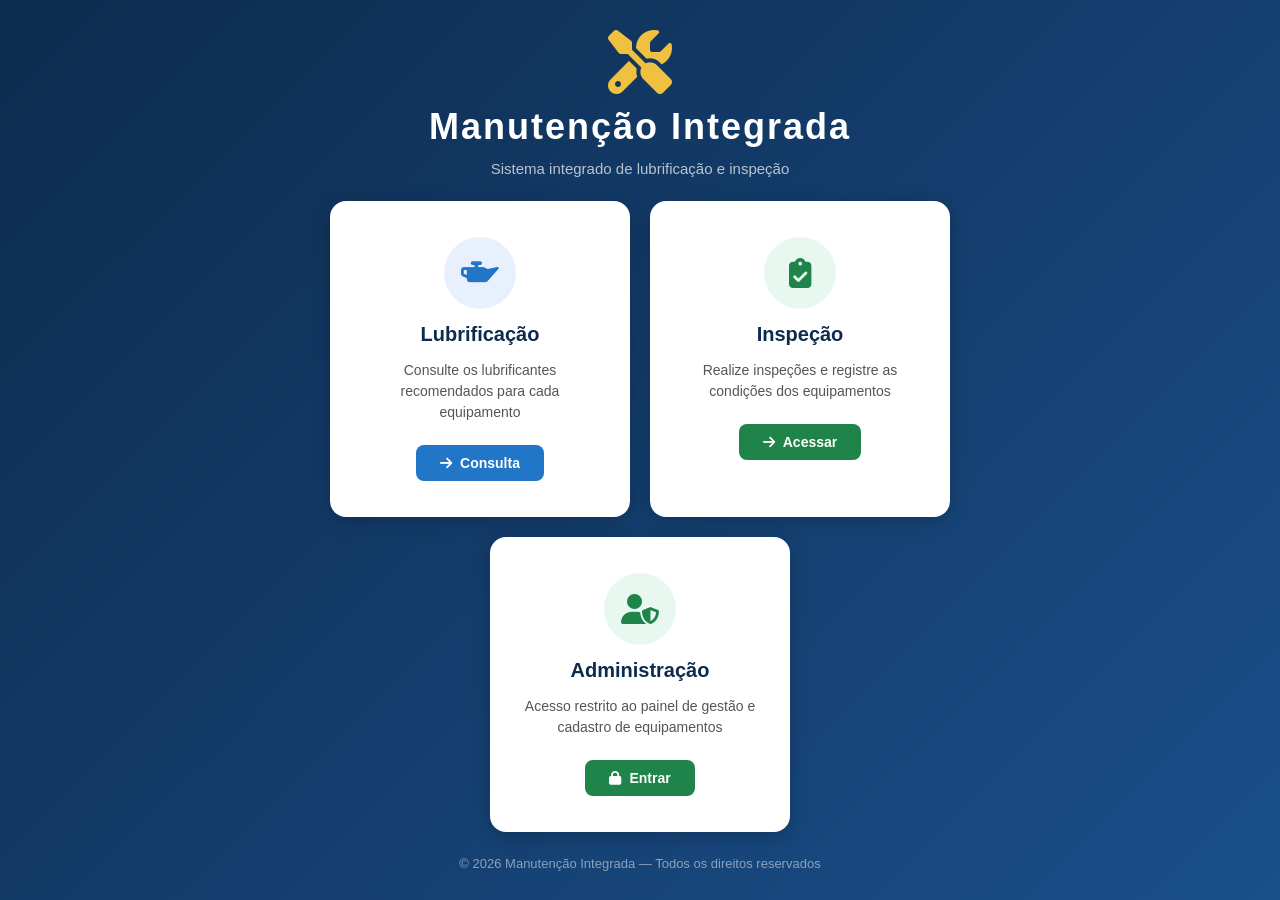
<file: index.html>
<!doctype html>
<html lang="pt-BR">
  <head>
    <meta charset="UTF-8" />
    <meta name="viewport" content="width=device-width, initial-scale=1.0" />

    <title>Manutenção Integrada — Lubrificação e Inspeção</title>

    <link
      rel="stylesheet"
      href="https://cdnjs.cloudflare.com/ajax/libs/font-awesome/6.5.0/css/all.min.css"
    />
    <link rel="manifest" href="manifest.json" />
    <link rel="icon" href="icon.svg" type="image/svg+xml" />

    <meta name="theme-color" content="#2176c7" />
    <meta name="apple-mobile-web-app-capable" content="yes" />
    <meta name="apple-mobile-web-app-title" content="Manutenção Integrada" />

    <style>
      * {
        margin: 0;
        padding: 0;
        box-sizing: border-box;
        font-family: "Segoe UI", sans-serif;
      }

      body {
        background: linear-gradient(135deg, #0d2b4e, #1a4f8a);
        min-height: 100vh;
        display: flex;
        flex-direction: column;
        align-items: center;
        justify-content: center;
        padding: 20px;
        gap: 24px;
      }

      .logo {
        display: flex;
        flex-direction: column;
        align-items: center;
        gap: 12px;
        color: #fff;
        text-align: center;
      }

      .logo i {
        font-size: 64px;
        color: #f0c040;
      }

      .logo h1 {
        font-size: 36px;
        font-weight: 800;
        letter-spacing: 2px;
      }

      .logo p {
        font-size: 15px;
        color: rgba(255, 255, 255, 0.7);
      }

      .cards {
        display: flex;
        gap: 20px;
        flex-wrap: wrap;
        justify-content: center;
        max-width: 700px;
        width: 100%;
      }

      .card {
        background: #fff;
        border-radius: 16px;
        padding: 36px 32px;
        flex: 1;
        min-width: 240px;
        max-width: 300px;
        text-align: center;
        text-decoration: none;
        box-shadow: 0 4px 20px rgba(0, 0, 0, 0.2);
        transition:
          transform 0.2s,
          box-shadow 0.2s;
        display: flex;
        flex-direction: column;
        align-items: center;
        gap: 14px;
      }

      .card:hover {
        transform: translateY(-6px);
        box-shadow: 0 8px 30px rgba(0, 0, 0, 0.3);
      }

      .card-icon {
        width: 72px;
        height: 72px;
        border-radius: 50%;
        display: flex;
        align-items: center;
        justify-content: center;
        font-size: 30px;
      }

      .card-icon.azul {
        background: #e8f0fe;
        color: #2176c7;
      }

      .card-icon.verde {
        background: #e8f8f0;
        color: #1e8449;
      }

      .card h2 {
        font-size: 20px;
        color: #0d2b4e;
        font-weight: 700;
      }

      .card p {
        font-size: 14px;
        color: #555;
        line-height: 1.5;
      }

      .card-btn {
        margin-top: 8px;
        padding: 10px 24px;
        border-radius: 8px;
        font-size: 14px;
        font-weight: 600;
        border: none;
        cursor: pointer;
        display: flex;
        align-items: center;
        gap: 8px;
        text-decoration: none;
      }

      .card-btn.azul {
        background: #2176c7;
        color: #fff;
      }

      .card-btn.verde {
        background: #1e8449;
        color: #fff;
      }

      footer {
        color: rgba(255, 255, 255, 0.5);
        font-size: 13px;
        text-align: center;
      }

      @media (max-width: 520px) {
        .cards {
          flex-direction: column;
          align-items: center;
        }

        .card {
          max-width: 100%;
          width: 100%;
        }

        .logo h1 {
          font-size: 28px;
        }
      }
    </style>
  </head>

  <body>
    <!-- IDENTIDADE DO APLICATIVO -->
    <div class="logo">
      <i class="fa-solid fa-screwdriver-wrench"></i>

      <h1>Manutenção Integrada</h1>

      <p>Sistema integrado de lubrificação e inspeção</p>
    </div>

    <!-- MENU PRINCIPAL -->
    <div class="cards">
      <!-- LUBRIFICAÇÃO -->
      <a href="consulta.html" class="card">
        <div class="card-icon azul">
          <i class="fa-solid fa-oil-can"></i>
        </div>

        <h2>Lubrificação</h2>

        <p>Consulte os lubrificantes recomendados para cada equipamento</p>

        <span class="card-btn azul">
          <i class="fa-solid fa-arrow-right"></i>
          Consulta
        </span>
      </a>

      <!-- INSPEÇÃO -->
      <a href="inspecao.html" class="card">
        <div class="card-icon verde">
          <i class="fa-solid fa-clipboard-check"></i>
        </div>

        <h2>Inspeção</h2>

        <p>Realize inspeções e registre as condições dos equipamentos</p>

        <span class="card-btn verde">
          <i class="fa-solid fa-arrow-right"></i>
          Acessar
        </span>
      </a>

      <!-- ADMINISTRAÇÃO -->
      <a href="login.html" class="card">
        <div class="card-icon verde">
          <i class="fa-solid fa-user-shield"></i>
        </div>

        <h2>Administração</h2>

        <p>Acesso restrito ao painel de gestão e cadastro de equipamentos</p>

        <span class="card-btn verde">
          <i class="fa-solid fa-lock"></i>
          Entrar
        </span>
      </a>
    </div>

    <footer>
      <p>&copy; 2026 Manutenção Integrada — Todos os direitos reservados</p>
    </footer>

    <script>
      if ("serviceWorker" in navigator) {
        window.addEventListener("load", function () {
          navigator.serviceWorker
            .register("./service-worker.js")
            .then(function (reg) {
              console.log("Service Worker registrado!", reg);
            })
            .catch(function (err) {
              console.log("Erro ao registrar o Service Worker:", err);
            });
        });
      }
    </script>
  </body>
</html>
</file>
